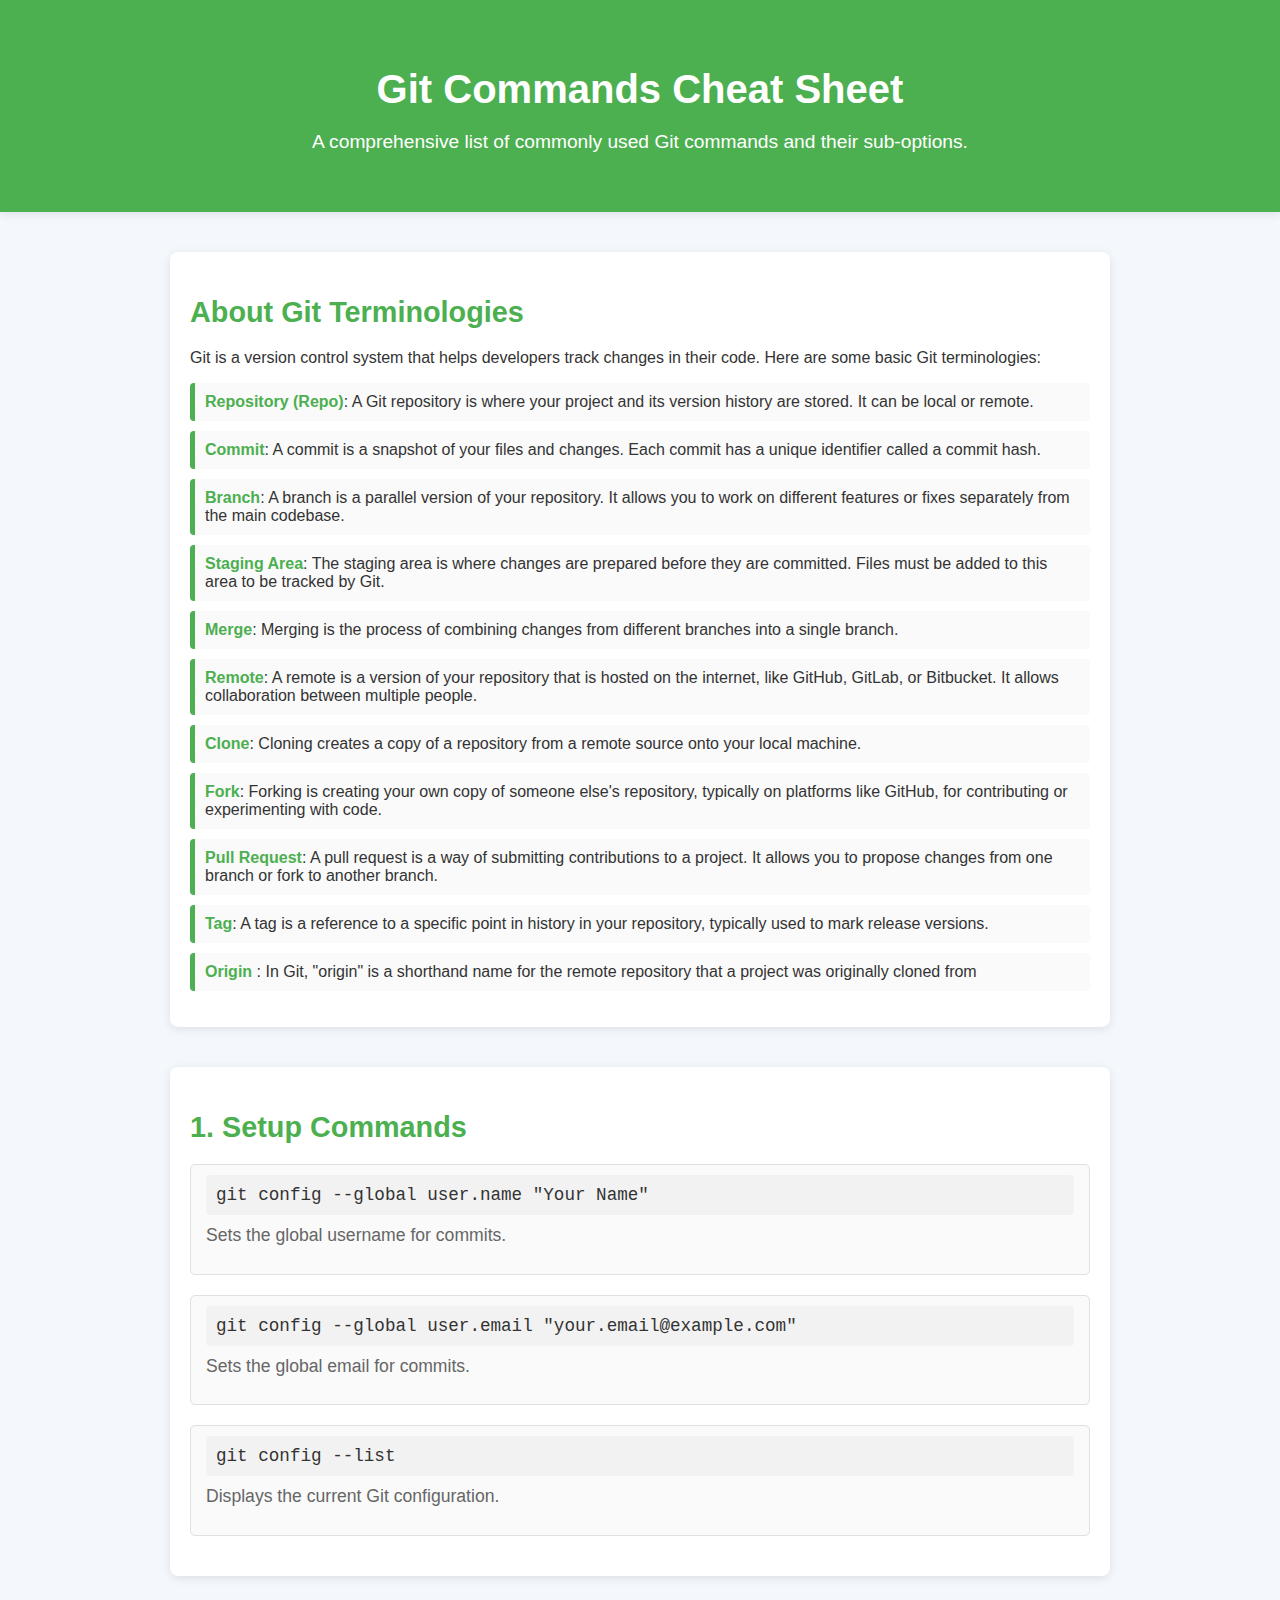
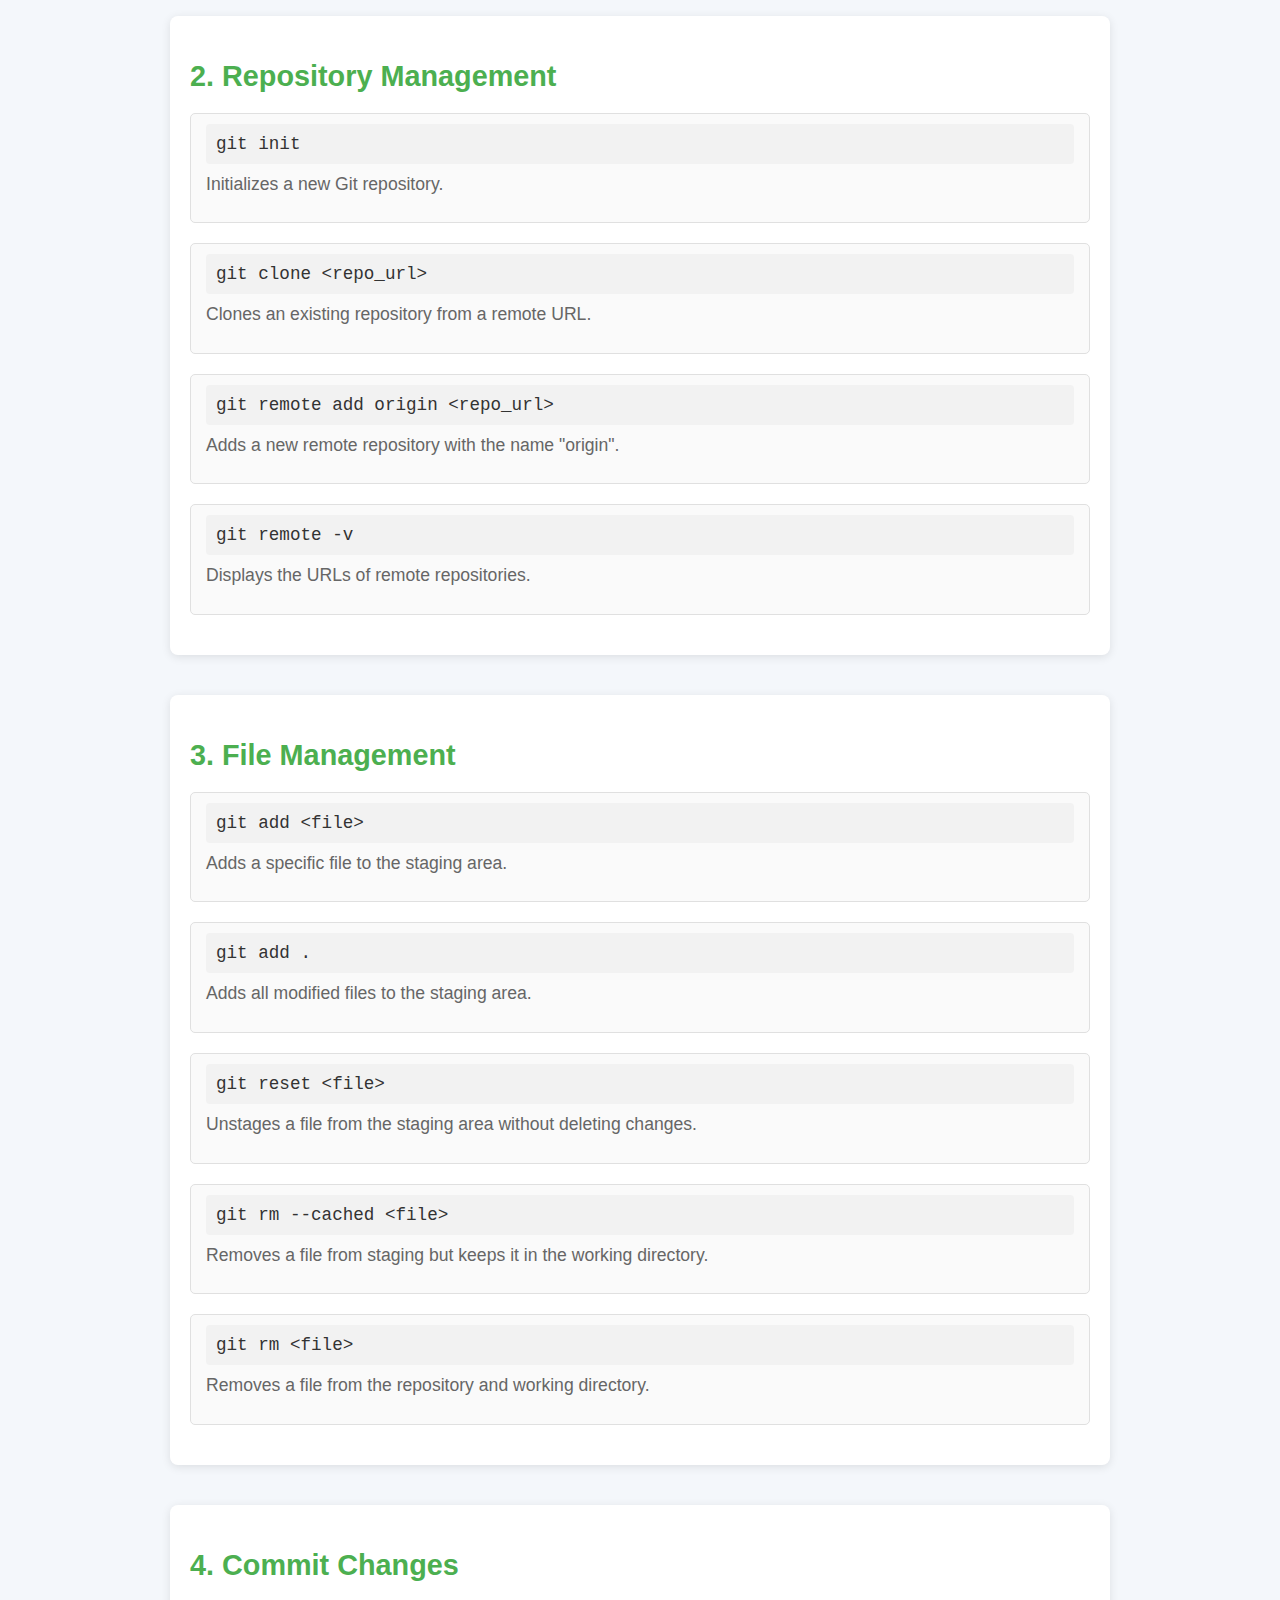
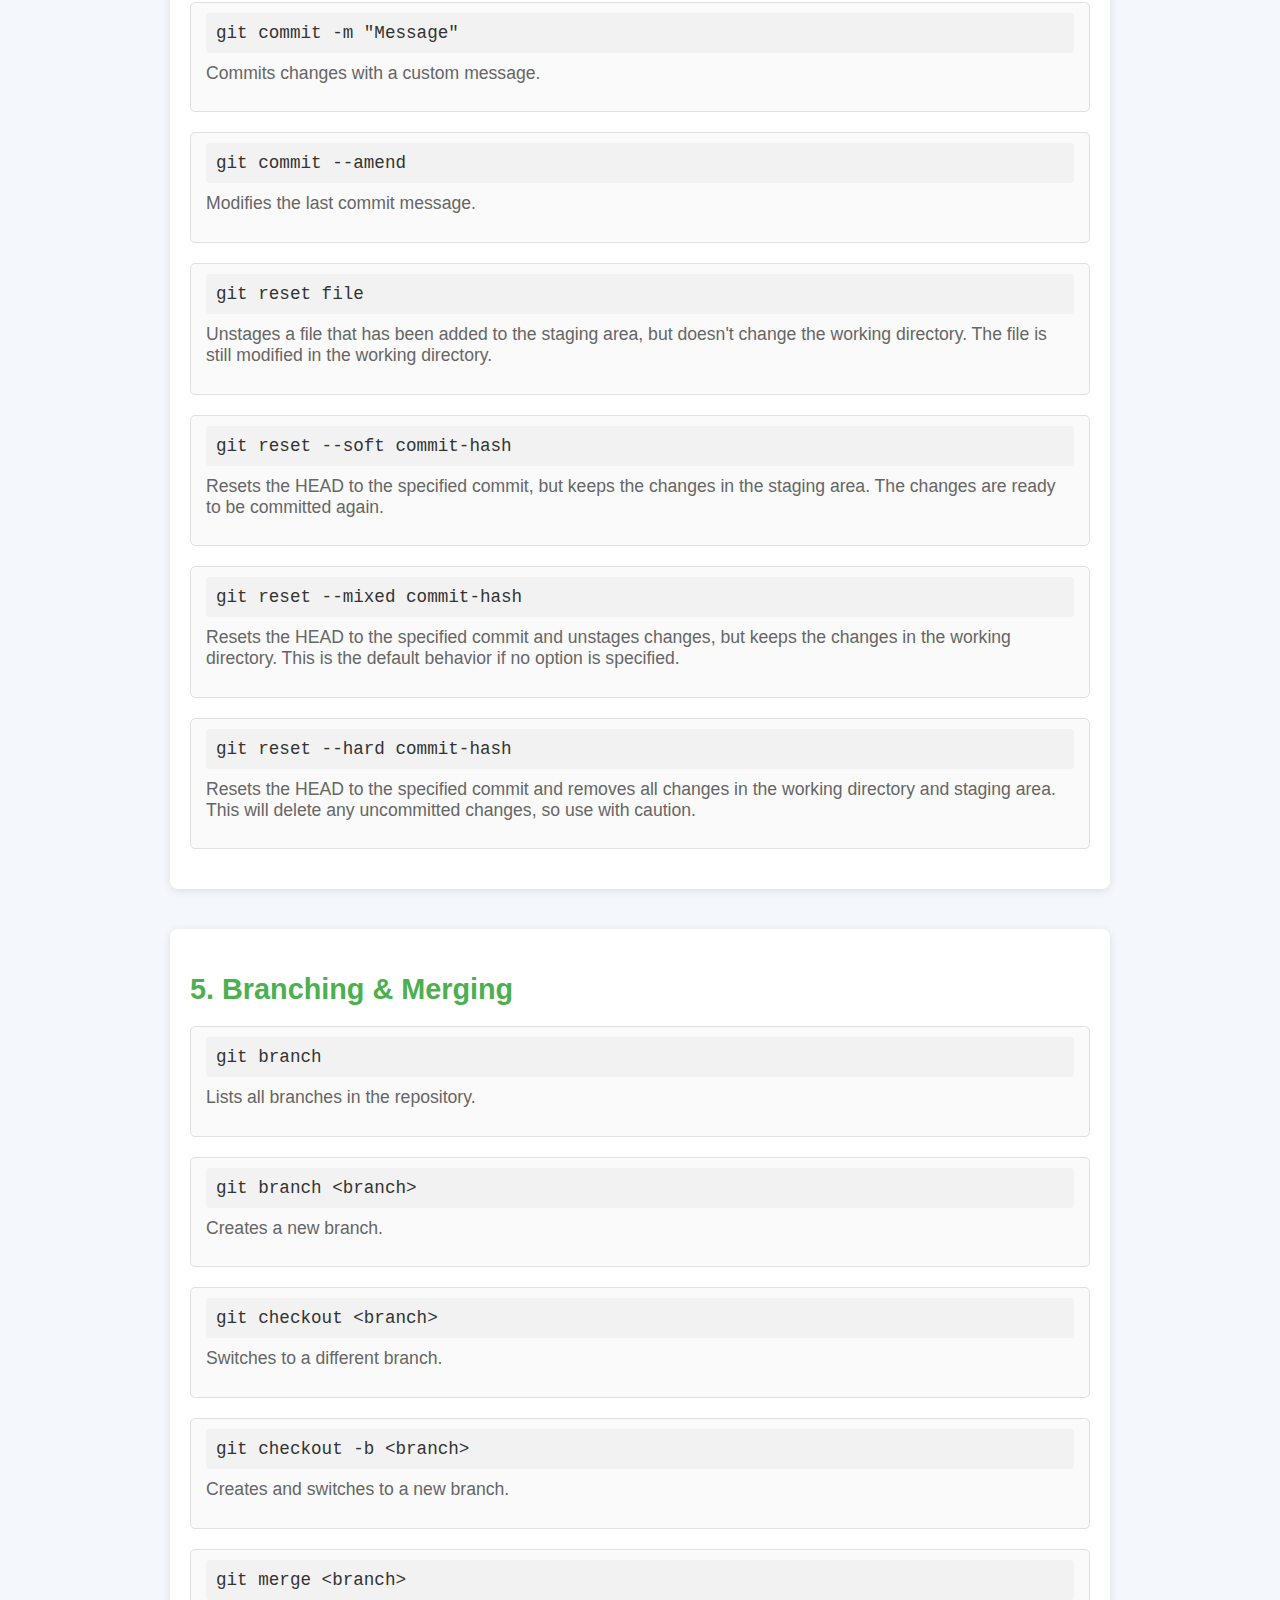
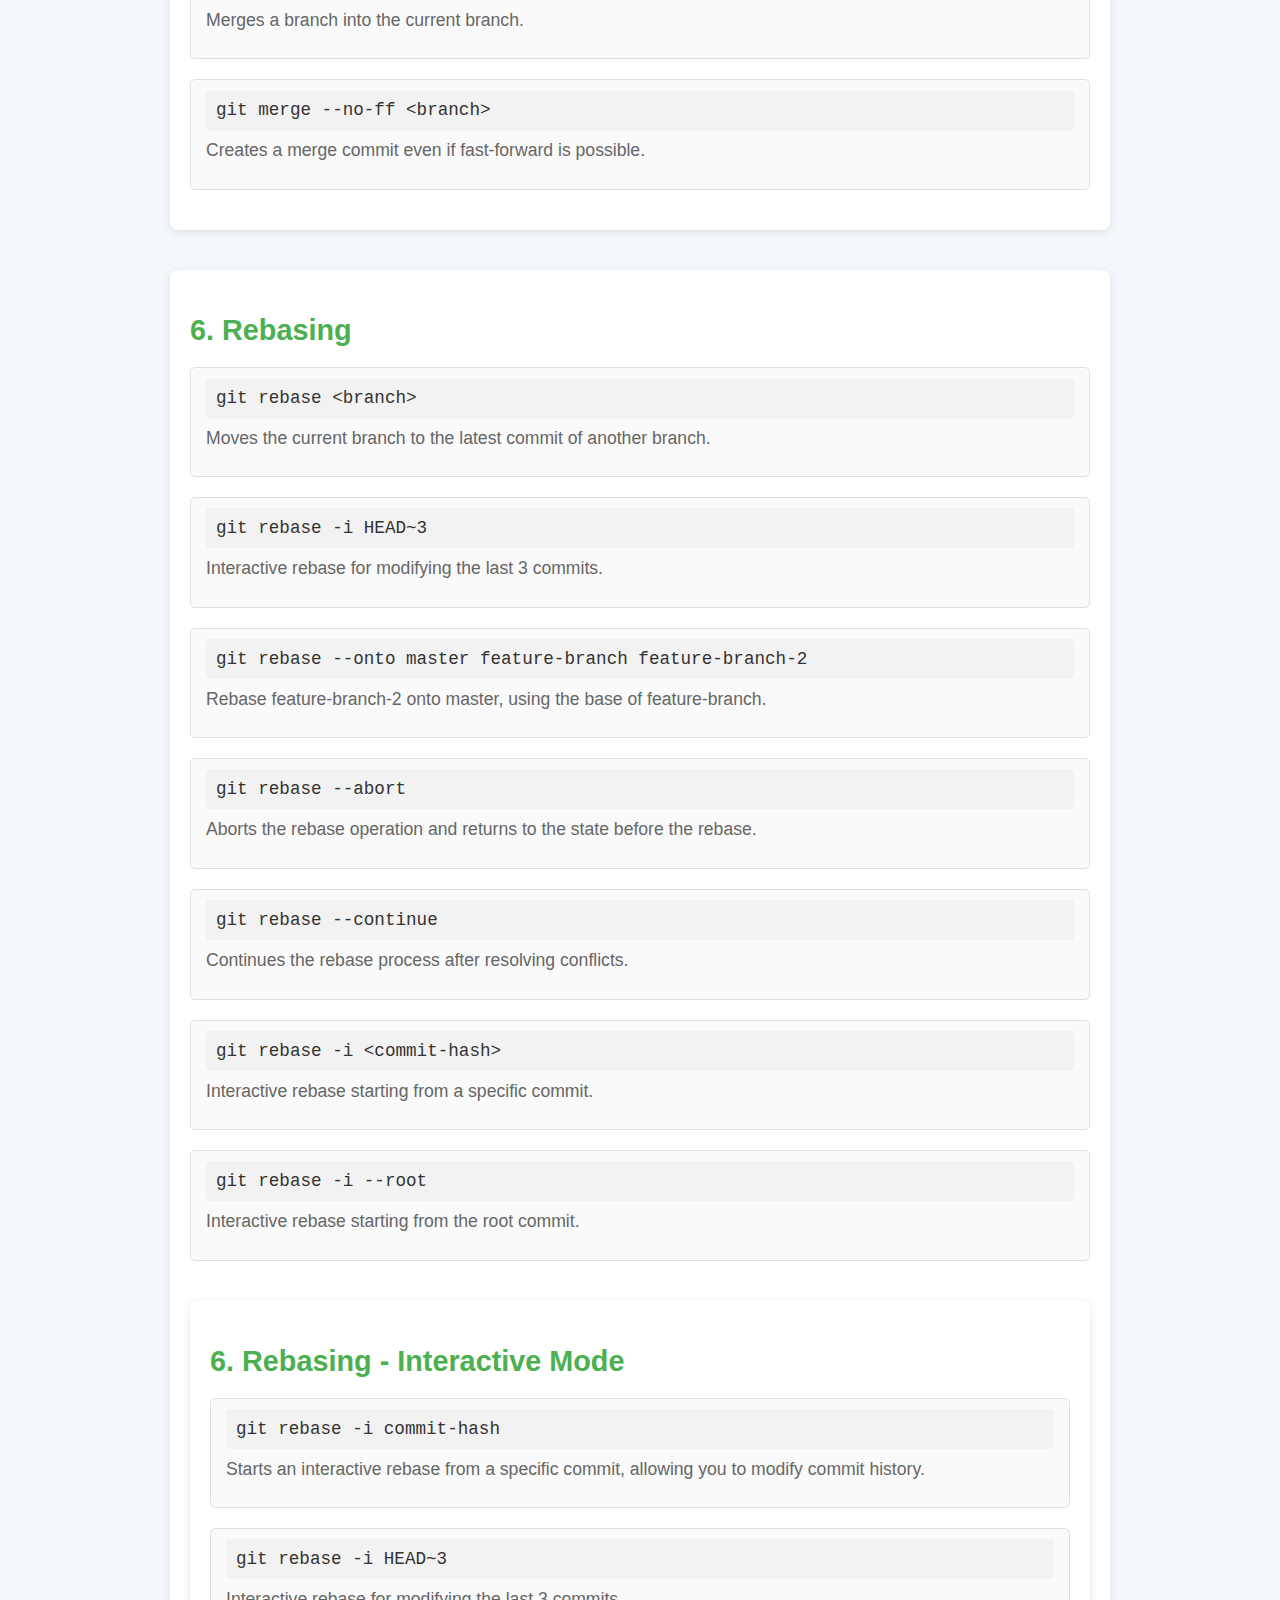
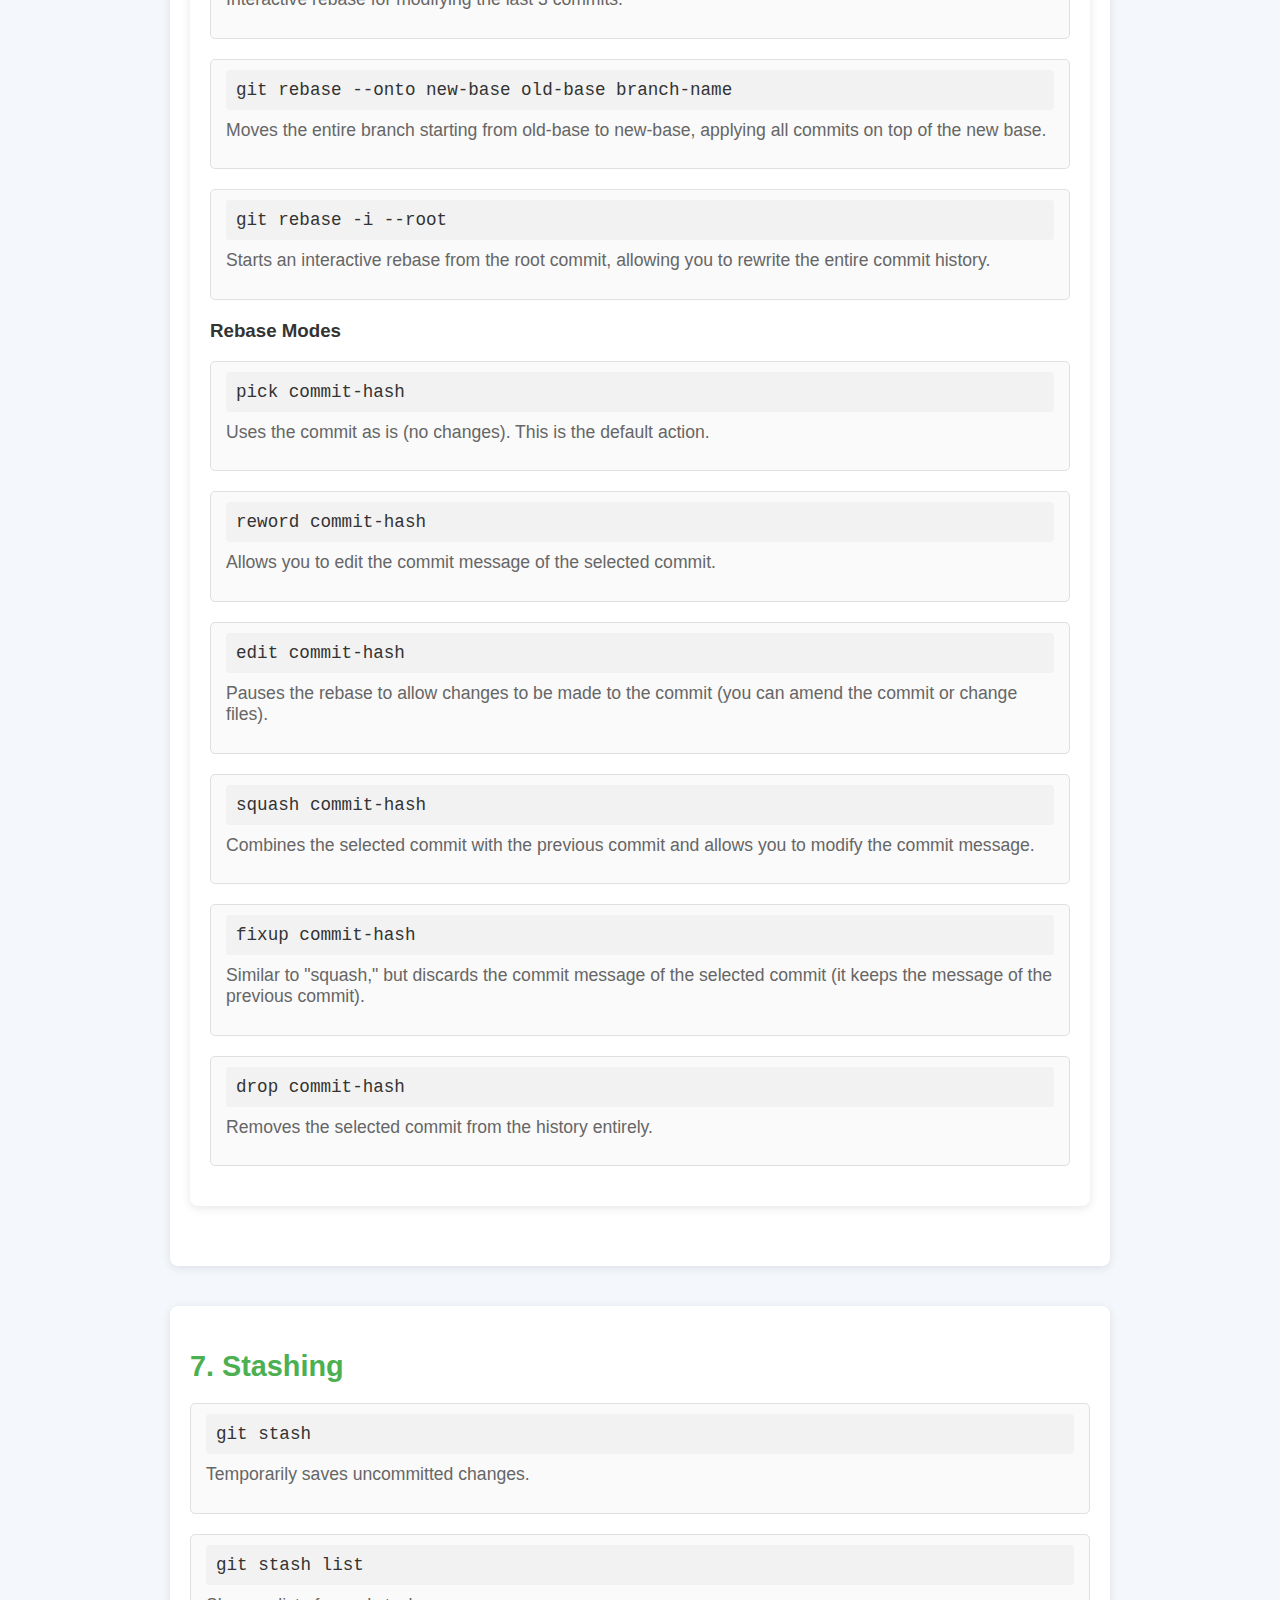
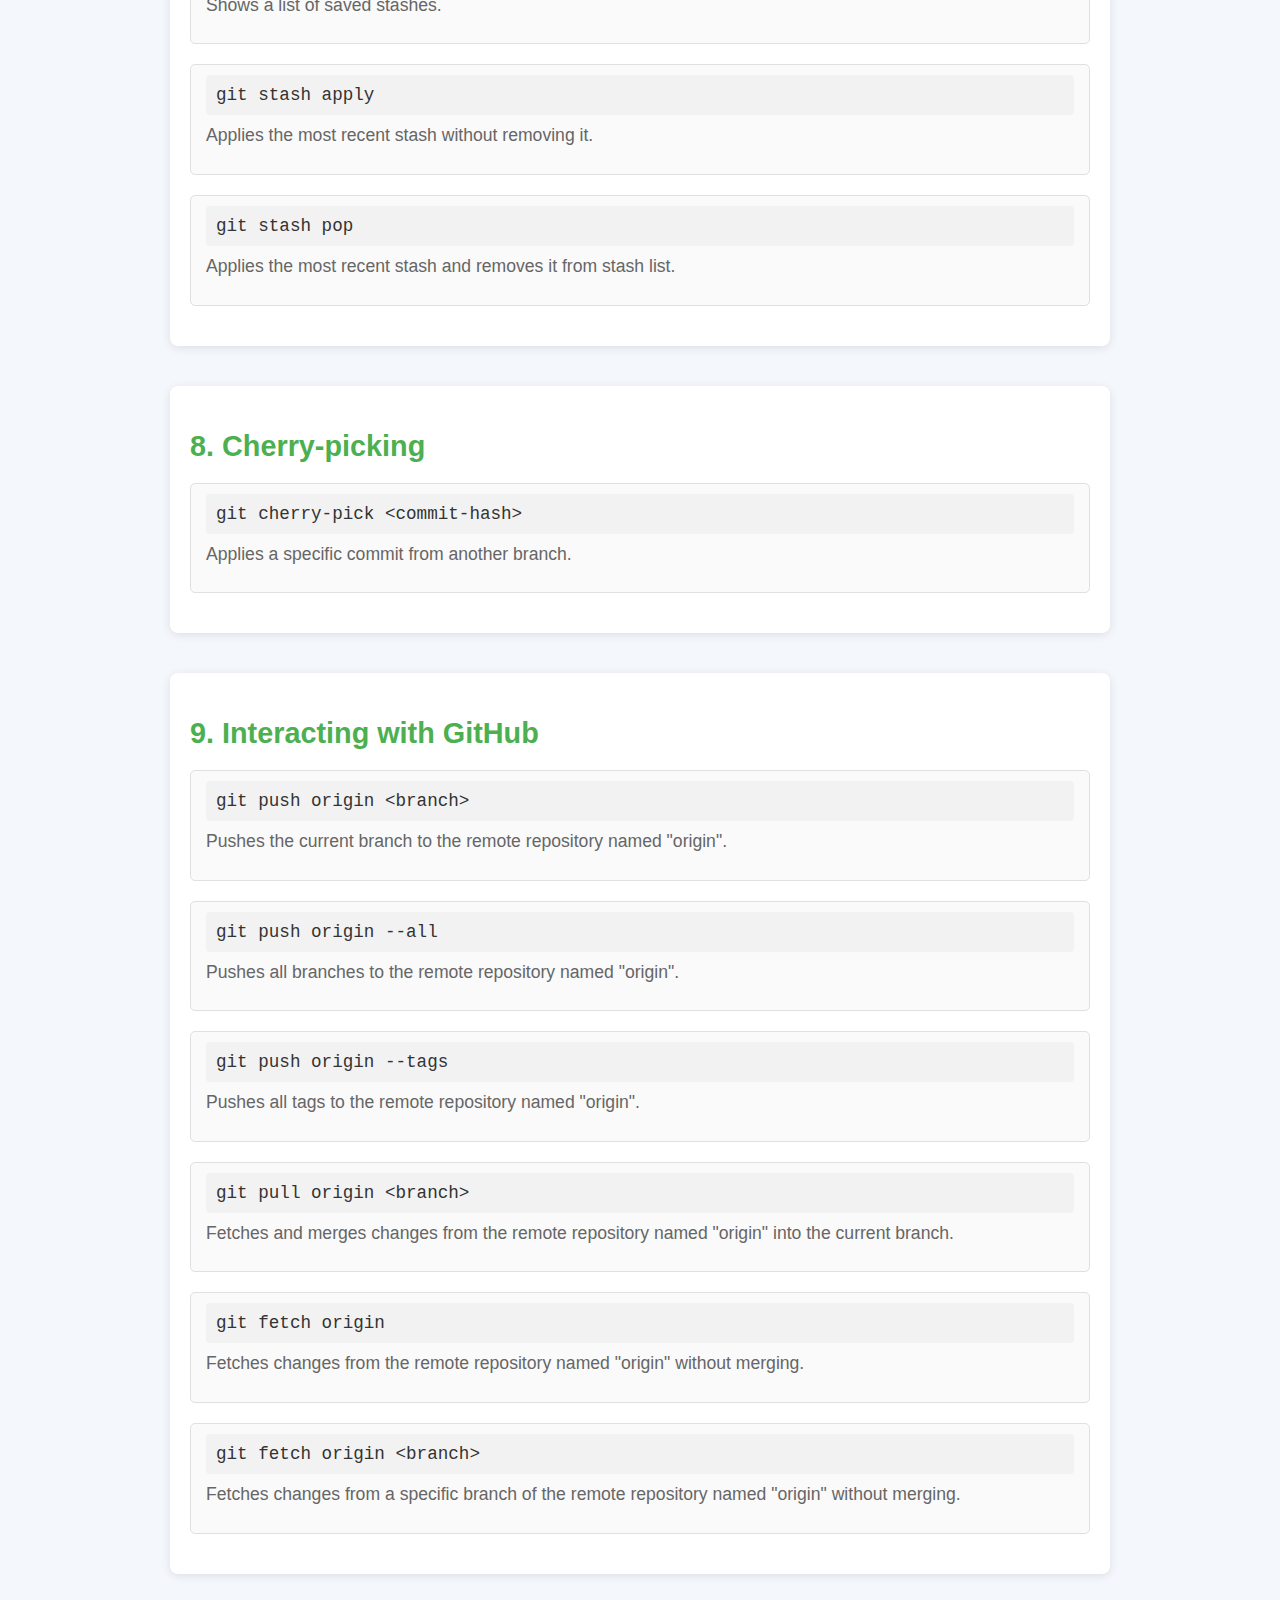
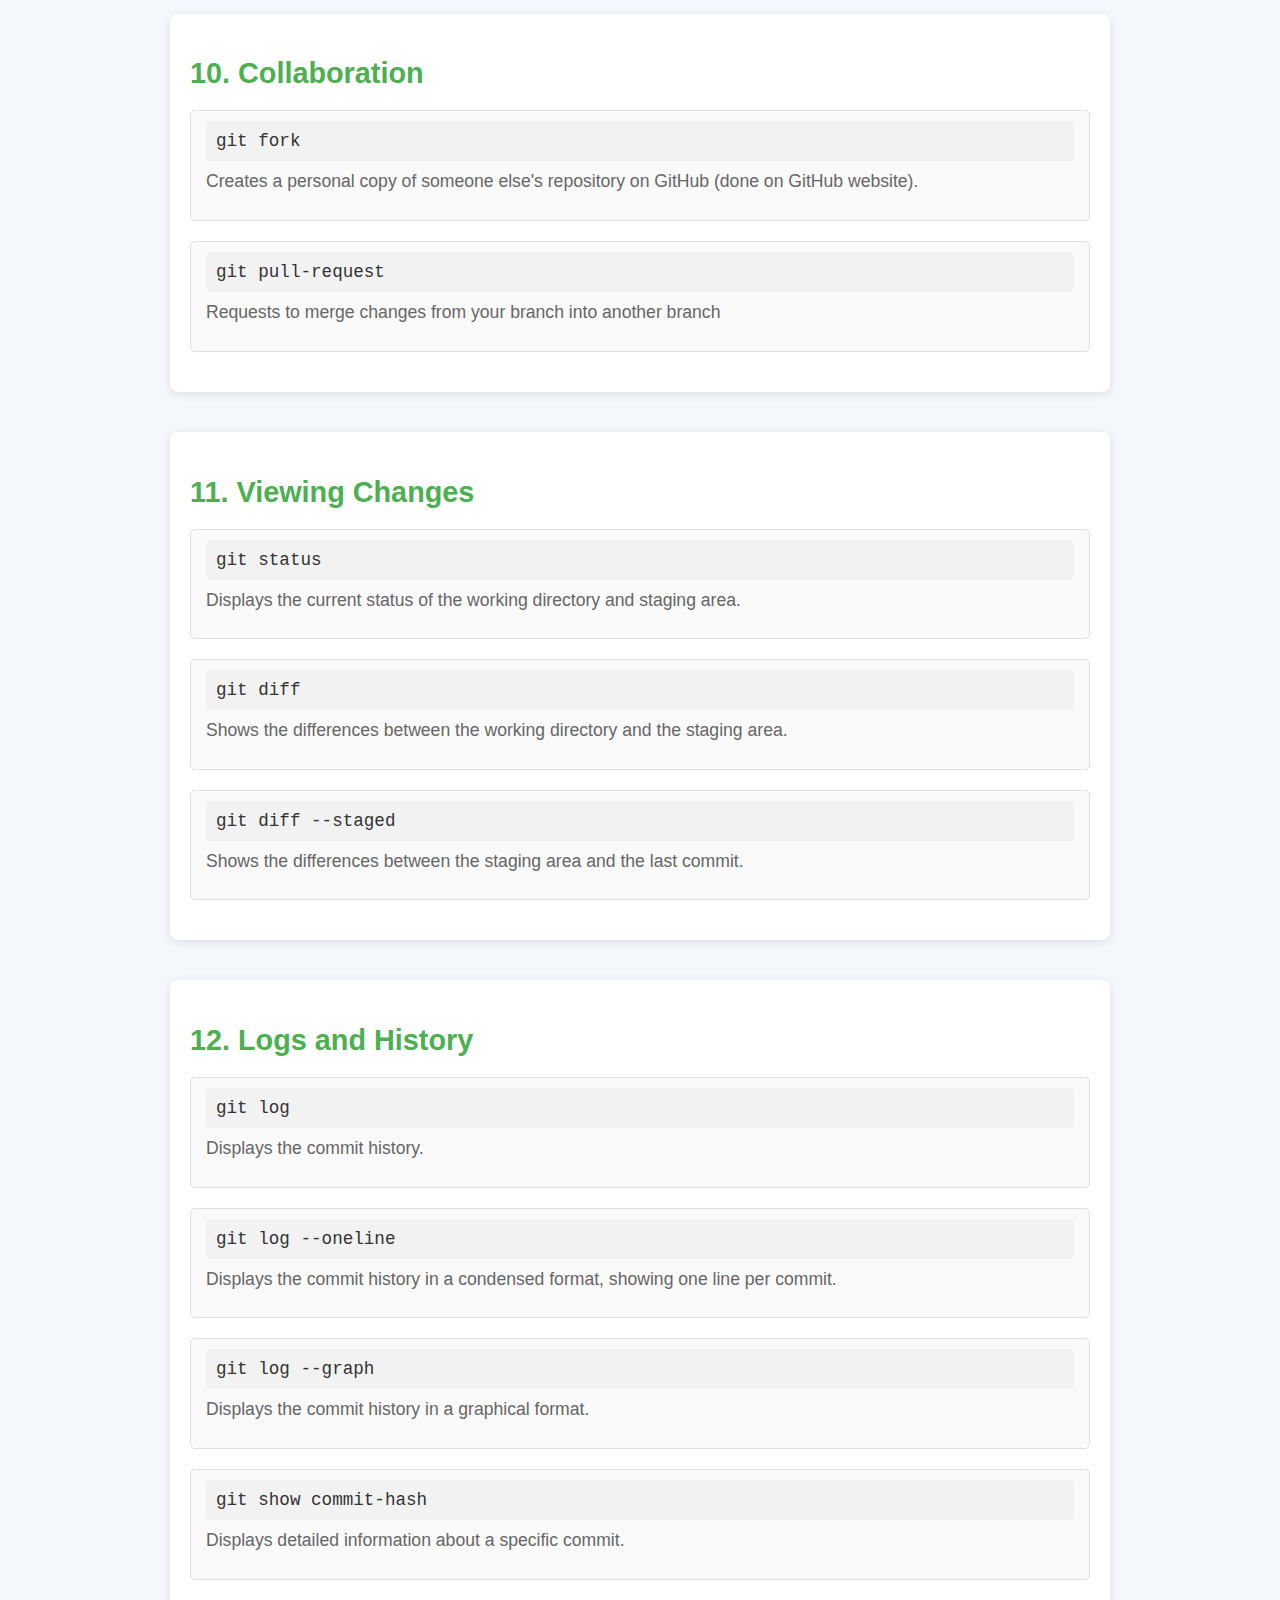
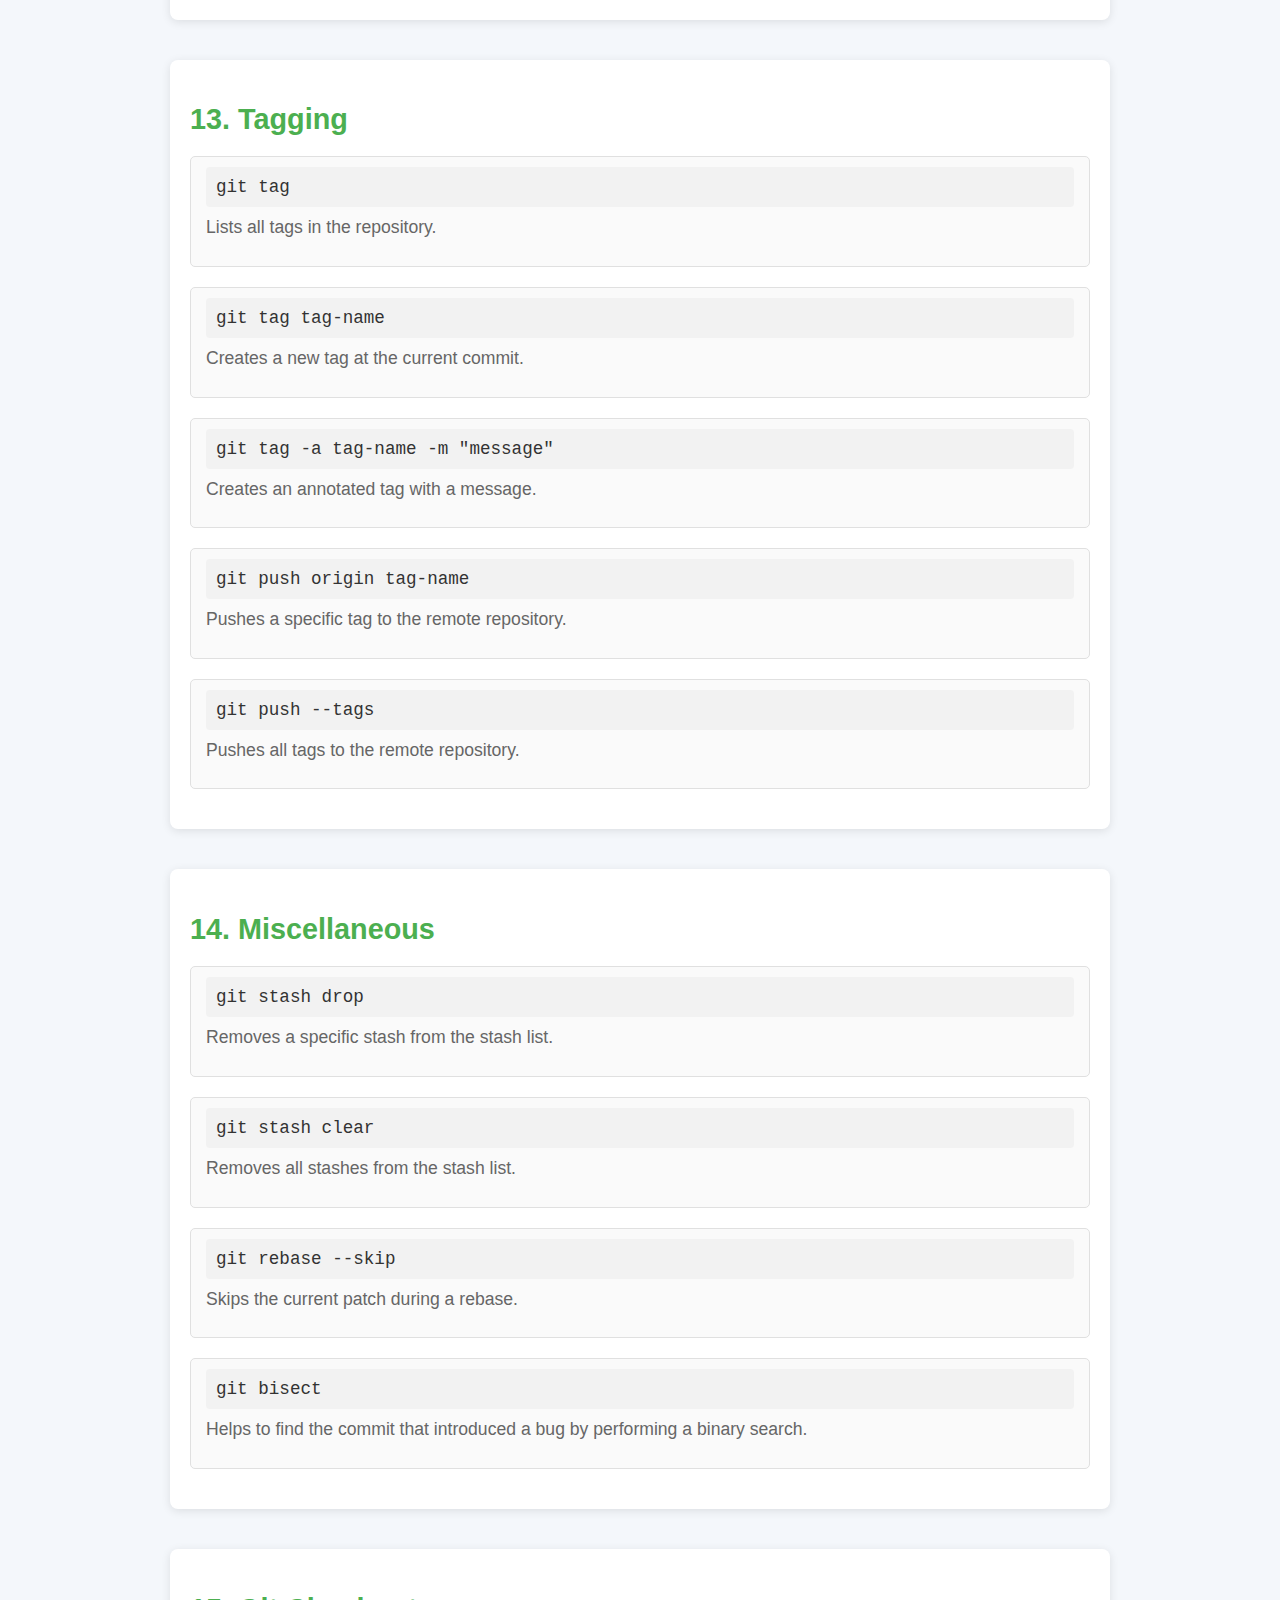
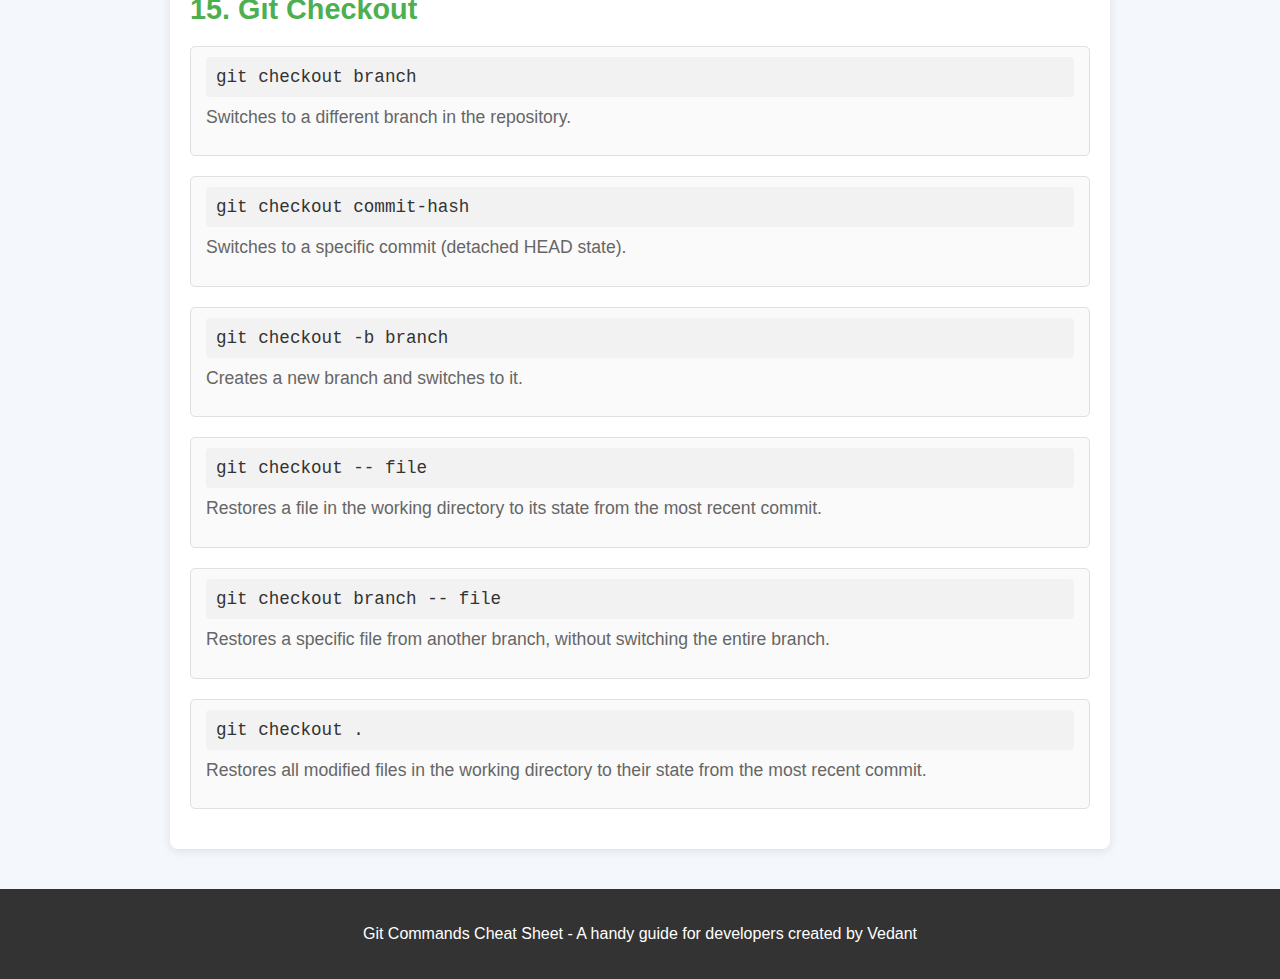
<file: git_cmds/index.html>
<!DOCTYPE html>
<html lang="en">
  <head>
    <meta charset="UTF-8" />
    <meta name="viewport" content="width=device-width, initial-scale=1.0" />
    <title>Git Commands Cheat Sheet</title>
    <style>
      /* General Styles */
      body {
        font-family: "Arial", sans-serif;
        margin: 0;
        padding: 0;
        background-color: #f4f7fb;
        color: #333;
      }
      header {
        background-color: #4caf50;
        color: white;
        text-align: center;
        padding: 40px 20px;
        box-shadow: 0 2px 10px rgba(0, 0, 0, 0.1);
      }
      header h1 {
        font-size: 2.5rem;
        margin-bottom: 10px;
      }
      header p {
        font-size: 1.2rem;
      }
      /* Git Section Styles */
      .git-section {
        margin: 40px auto;
        padding: 20px;
        max-width: 900px;
        background-color: #fff;
        border-radius: 8px;
        box-shadow: 0 2px 10px rgba(0, 0, 0, 0.1);
      }
      .git-section h2 {
        color: #4caf50;
        font-size: 1.8rem;
        margin-bottom: 20px;
      }
      .command {
        padding: 10px 15px;
        margin-bottom: 20px;
        background-color: #fafafa;
        border: 1px solid #e0e0e0;
        border-radius: 5px;
      }
      .command code {
        display: block;
        font-size: 1.1rem;
        font-family: "Courier New", Courier, monospace;
        color: #333;
        background-color: #f2f2f2;
        padding: 10px;
        border-radius: 4px;
        word-wrap: break-word;
        width: 100%;
        box-sizing: border-box;
      }
      .command p {
        margin-top: 10px;
        font-size: 1.1rem;
        color: #666;
      }
      /* List Styles for Terminology Section */
      .git-section ul {
        list-style: none;
        padding: 0;
      }
      .git-section ul li {
        padding: 10px;
        margin: 10px 0;
        background-color: #fafafa;
        border-left: 5px solid #4caf50;
        border-radius: 4px;
      }
      .git-section ul li strong {
        color: #4caf50;
      }
      /* Footer Styles */
      footer {
        text-align: center;
        padding: 20px;
        background-color: #333;
        color: white;
      }
      footer p {
        font-size: 1rem;
      }
      /* Responsive Design */
      @media (max-width: 768px) {
        header h1 {
          font-size: 2rem;
        }
        .git-section h2 {
          font-size: 1.6rem;
        }
        .command code {
          font-size: 1rem;
        }
        .command p {
          font-size: 1rem;
        }
      }
    </style>
  </head>
  <body>
    <header>
      <h1>Git Commands Cheat Sheet</h1>
      <p>
        A comprehensive list of commonly used Git commands and their
        sub-options.
      </p>
    </header>
    <section class="git-section">
      <h2>About Git Terminologies</h2>
      <p>
        Git is a version control system that helps developers track changes in
        their code. Here are some basic Git terminologies:
      </p>
      <ul>
        <li>
          <strong>Repository (Repo)</strong>: A Git repository is where your
          project and its version history are stored. It can be local or remote.
        </li>
        <li>
          <strong>Commit</strong>: A commit is a snapshot of your files and
          changes. Each commit has a unique identifier called a commit hash.
        </li>
        <li>
          <strong>Branch</strong>: A branch is a parallel version of your
          repository. It allows you to work on different features or fixes
          separately from the main codebase.
        </li>
        <li>
          <strong>Staging Area</strong>: The staging area is where changes are
          prepared before they are committed. Files must be added to this area
          to be tracked by Git.
        </li>
        <li>
          <strong>Merge</strong>: Merging is the process of combining changes
          from different branches into a single branch.
        </li>
        <li>
          <strong>Remote</strong>: A remote is a version of your repository that
          is hosted on the internet, like GitHub, GitLab, or Bitbucket. It
          allows collaboration between multiple people.
        </li>
        <li>
          <strong>Clone</strong>: Cloning creates a copy of a repository from a
          remote source onto your local machine.
        </li>
        <li>
          <strong>Fork</strong>: Forking is creating your own copy of someone
          else's repository, typically on platforms like GitHub, for
          contributing or experimenting with code.
        </li>
        <li>
          <strong>Pull Request</strong>: A pull request is a way of submitting
          contributions to a project. It allows you to propose changes from one
          branch or fork to another branch.
        </li>
        <li>
          <strong>Tag</strong>: A tag is a reference to a specific point in
          history in your repository, typically used to mark release versions.
        </li>
        <li>
          <strong>Origin</strong> : In Git, "origin" is a shorthand name for the
          remote repository that a project was originally cloned from
        </li>
      </ul>
    </section>
    <section class="git-section">
      <h2>1. Setup Commands</h2>
      <div class="command">
        <code>git config --global user.name "Your Name"</code>
        <p>Sets the global username for commits.</p>
      </div>
      <div class="command">
        <code>git config --global user.email "your.email@example.com"</code>
        <p>Sets the global email for commits.</p>
      </div>
      <div class="command">
        <code>git config --list</code>
        <p>Displays the current Git configuration.</p>
      </div>
    </section>
    <section class="git-section">
      <h2>2. Repository Management</h2>
      <div class="command">
        <code>git init</code>
        <p>Initializes a new Git repository.</p>
      </div>
      <div class="command">
        <code>git clone &lt;repo_url&gt;</code>
        <p>Clones an existing repository from a remote URL.</p>
      </div>
      <div class="command">
        <code>git remote add origin &lt;repo_url&gt;</code>
        <p>Adds a new remote repository with the name "origin".</p>
      </div>
      <div class="command">
        <code>git remote -v</code>
        <p>Displays the URLs of remote repositories.</p>
      </div>
    </section>
    <section class="git-section">
      <h2>3. File Management</h2>
      <div class="command">
        <code>git add &lt;file&gt;</code>
        <p>Adds a specific file to the staging area.</p>
      </div>
      <div class="command">
        <code>git add .</code>
        <p>Adds all modified files to the staging area.</p>
      </div>
      <div class="command">
        <code>git reset &lt;file&gt;</code>
        <p>Unstages a file from the staging area without deleting changes.</p>
      </div>
      <div class="command">
        <code>git rm --cached &lt;file&gt;</code>
        <p>
          Removes a file from staging but keeps it in the working directory.
        </p>
      </div>
      <div class="command">
        <code>git rm &lt;file&gt;</code>
        <p>Removes a file from the repository and working directory.</p>
      </div>
    </section>
    <section class="git-section">
      <h2>4. Commit Changes</h2>
      <div class="command">
        <code>git commit -m "Message"</code>
        <p>Commits changes with a custom message.</p>
      </div>
      <div class="command">
        <code>git commit --amend</code>
        <p>Modifies the last commit message.</p>
      </div>
      <div class="command">
        <code>git reset file</code>
        <p>
          Unstages a file that has been added to the staging area, but doesn't
          change the working directory. The file is still modified in the
          working directory.
        </p>
      </div>
      <div class="command">
        <code>git reset --soft commit-hash</code>
        <p>
          Resets the HEAD to the specified commit, but keeps the changes in the
          staging area. The changes are ready to be committed again.
        </p>
      </div>
      <div class="command">
        <code>git reset --mixed commit-hash</code>
        <p>
          Resets the HEAD to the specified commit and unstages changes, but
          keeps the changes in the working directory. This is the default
          behavior if no option is specified.
        </p>
      </div>
      <div class="command">
        <code>git reset --hard commit-hash</code>
        <p>
          Resets the HEAD to the specified commit and removes all changes in the
          working directory and staging area. This will delete any uncommitted
          changes, so use with caution.
        </p>
      </div>
    </section>
    <section class="git-section">
      <h2>5. Branching & Merging</h2>
      <div class="command">
        <code>git branch</code>
        <p>Lists all branches in the repository.</p>
      </div>
      <div class="command">
        <code>git branch &lt;branch&gt;</code>
        <p>Creates a new branch.</p>
      </div>
      <div class="command">
        <code>git checkout &lt;branch&gt;</code>
        <p>Switches to a different branch.</p>
      </div>
      <div class="command">
        <code>git checkout -b &lt;branch&gt;</code>
        <p>Creates and switches to a new branch.</p>
      </div>
      <div class="command">
        <code>git merge &lt;branch&gt;</code>
        <p>Merges a branch into the current branch.</p>
      </div>
      <div class="command">
        <code>git merge --no-ff &lt;branch&gt;</code>
        <p>Creates a merge commit even if fast-forward is possible.</p>
      </div>
    </section>
    <section class="git-section">
      <h2>6. Rebasing</h2>
      <div class="command">
        <code>git rebase &lt;branch&gt;</code>
        <p>Moves the current branch to the latest commit of another branch.</p>
      </div>
      <div class="command">
        <code>git rebase -i HEAD~3</code>
        <p>Interactive rebase for modifying the last 3 commits.</p>
      </div>
      <div class="command">
        <code>git rebase --onto master feature-branch feature-branch-2</code>
        <p>
          Rebase feature-branch-2 onto master, using the base of feature-branch.
        </p>
      </div>
      <div class="command">
        <code>git rebase --abort</code>
        <p>
          Aborts the rebase operation and returns to the state before the
          rebase.
        </p>
      </div>
      <div class="command">
        <code>git rebase --continue</code>
        <p>Continues the rebase process after resolving conflicts.</p>
      </div>
      <div class="command">
        <code>git rebase -i &lt;commit-hash&gt;</code>
        <p>Interactive rebase starting from a specific commit.</p>
      </div>
      <div class="command">
        <code>git rebase -i --root</code>
        <p>Interactive rebase starting from the root commit.</p>
      </div>
      <section class="git-section">
        <h2>6. Rebasing - Interactive Mode</h2>
        <div class="command">
          <code>git rebase -i commit-hash</code>
          <p>
            Starts an interactive rebase from a specific commit, allowing you to
            modify commit history.
          </p>
        </div>
        <div class="command">
          <code>git rebase -i HEAD~3</code>
          <p>Interactive rebase for modifying the last 3 commits.</p>
        </div>
        <div class="command">
          <code>git rebase --onto new-base old-base branch-name</code>
          <p>
            Moves the entire branch starting from old-base to new-base, applying
            all commits on top of the new base.
          </p>
        </div>
        <div class="command">
          <code>git rebase -i --root</code>
          <p>
            Starts an interactive rebase from the root commit, allowing you to
            rewrite the entire commit history.
          </p>
        </div>

        <h3>Rebase Modes</h3>
        <div class="command">
          <code>pick commit-hash</code>
          <p>Uses the commit as is (no changes). This is the default action.</p>
        </div>
        <div class="command">
          <code>reword commit-hash</code>
          <p>Allows you to edit the commit message of the selected commit.</p>
        </div>
        <div class="command">
          <code>edit commit-hash</code>
          <p>
            Pauses the rebase to allow changes to be made to the commit (you can
            amend the commit or change files).
          </p>
        </div>
        <div class="command">
          <code>squash commit-hash</code>
          <p>
            Combines the selected commit with the previous commit and allows you
            to modify the commit message.
          </p>
        </div>
        <div class="command">
          <code>fixup commit-hash</code>
          <p>
            Similar to "squash," but discards the commit message of the selected
            commit (it keeps the message of the previous commit).
          </p>
        </div>
        <div class="command">
          <code>drop commit-hash</code>
          <p>Removes the selected commit from the history entirely.</p>
        </div>
      </section>
    </section>
    <section class="git-section">
      <h2>7. Stashing</h2>
      <div class="command">
        <code>git stash</code>
        <p>Temporarily saves uncommitted changes.</p>
      </div>
      <div class="command">
        <code>git stash list</code>
        <p>Shows a list of saved stashes.</p>
      </div>
      <div class="command">
        <code>git stash apply</code>
        <p>Applies the most recent stash without removing it.</p>
      </div>
      <div class="command">
        <code>git stash pop</code>
        <p>Applies the most recent stash and removes it from stash list.</p>
      </div>
    </section>
    <section class="git-section">
      <h2>8. Cherry-picking</h2>
      <div class="command">
        <code>git cherry-pick &lt;commit-hash&gt;</code>
        <p>Applies a specific commit from another branch.</p>
      </div>
    </section>
    <section class="git-section">
      <h2>9. Interacting with GitHub</h2>
      <div class="command">
        <code>git push origin &lt;branch&gt;</code>
        <p>
          Pushes the current branch to the remote repository named "origin".
        </p>
      </div>
      <div class="command">
        <code>git push origin --all</code>
        <p>Pushes all branches to the remote repository named "origin".</p>
      </div>
      <div class="command">
        <code>git push origin --tags</code>
        <p>Pushes all tags to the remote repository named "origin".</p>
      </div>
      <div class="command">
        <code>git pull origin &lt;branch&gt;</code>
        <p>
          Fetches and merges changes from the remote repository named "origin"
          into the current branch.
        </p>
      </div>
      <div class="command">
        <code>git fetch origin</code>
        <p>
          Fetches changes from the remote repository named "origin" without
          merging.
        </p>
      </div>
      <div class="command">
        <code>git fetch origin &lt;branch&gt;</code>
        <p>
          Fetches changes from a specific branch of the remote repository named
          "origin" without merging.
        </p>
      </div>
    </section>
    <section class="git-section">
      <h2>10. Collaboration</h2>
      <div class="command">
        <code>git fork</code>
        <p>
          Creates a personal copy of someone else's repository on GitHub (done
          on GitHub website).
        </p>
      </div>
      <div class="command">
        <code>git pull-request</code>
        <p>Requests to merge changes from your branch into another branch</p>
      </div>
    </section>
    <section class="git-section">
      <h2>11. Viewing Changes</h2>
      <div class="command">
        <code>git status</code>
        <p>
          Displays the current status of the working directory and staging area.
        </p>
      </div>
      <div class="command">
        <code>git diff</code>
        <p>
          Shows the differences between the working directory and the staging
          area.
        </p>
      </div>
      <div class="command">
        <code>git diff --staged</code>
        <p>
          Shows the differences between the staging area and the last commit.
        </p>
      </div>
    </section>
    <section class="git-section">
      <h2>12. Logs and History</h2>
      <div class="command">
        <code>git log</code>
        <p>Displays the commit history.</p>
      </div>
      <div class="command">
        <code>git log --oneline</code>
        <p>
          Displays the commit history in a condensed format, showing one line
          per commit.
        </p>
      </div>
      <div class="command">
        <code>git log --graph</code>
        <p>Displays the commit history in a graphical format.</p>
      </div>
      <div class="command">
        <code> git show commit-hash </code>
        <p>Displays detailed information about a specific commit.</p>
      </div>
    </section>
    <section class="git-section">
      <h2>13. Tagging</h2>
      <div class="command">
        <code>git tag</code>
        <p>Lists all tags in the repository.</p>
      </div>
      <div class="command">
        <code> git tag tag-name </code>
        <p>Creates a new tag at the current commit.</p>
      </div>
      <div class="command">
        <code> git tag -a tag-name -m "message" </code>
        <p>Creates an annotated tag with a message.</p>
      </div>
      <div class="command">
        <code> git push origin tag-name </code>
        <p>Pushes a specific tag to the remote repository.</p>
      </div>
      <div class="command">
        <code>git push --tags</code>
        <p>Pushes all tags to the remote repository.</p>
      </div>
    </section>
    <section class="git-section">
      <h2>14. Miscellaneous</h2>
      <div class="command">
        <code>git stash drop</code>
        <p>Removes a specific stash from the stash list.</p>
      </div>
      <div class="command">
        <code>git stash clear</code>
        <p>Removes all stashes from the stash list.</p>
      </div>
      <div class="command">
        <code>git rebase --skip</code>
        <p>Skips the current patch during a rebase.</p>
      </div>
      <div class="command">
        <code>git bisect</code>
        <p>
          Helps to find the commit that introduced a bug by performing a binary
          search.
        </p>
      </div>
    </section>
    <section class="git-section">
      <h2>15. Git Checkout</h2>
      <div class="command">
        <code>git checkout branch</code>
        <p>Switches to a different branch in the repository.</p>
      </div>
      <div class="command">
        <code>git checkout commit-hash</code>
        <p>Switches to a specific commit (detached HEAD state).</p>
      </div>
      <div class="command">
        <code>git checkout -b branch</code>
        <p>Creates a new branch and switches to it.</p>
      </div>
      <div class="command">
        <code>git checkout -- file</code>
        <p>
          Restores a file in the working directory to its state from the most
          recent commit.
        </p>
      </div>
      <div class="command">
        <code>git checkout branch -- file</code>
        <p>
          Restores a specific file from another branch, without switching the
          entire branch.
        </p>
      </div>
      <div class="command">
        <code>git checkout .</code>
        <p>
          Restores all modified files in the working directory to their state
          from the most recent commit.
        </p>
      </div>
    </section>

    <footer>
      <p>
        Git Commands Cheat Sheet - A handy guide for developers created by
        Vedant
      </p>
    </footer>
  </body>
</html>
</file>
